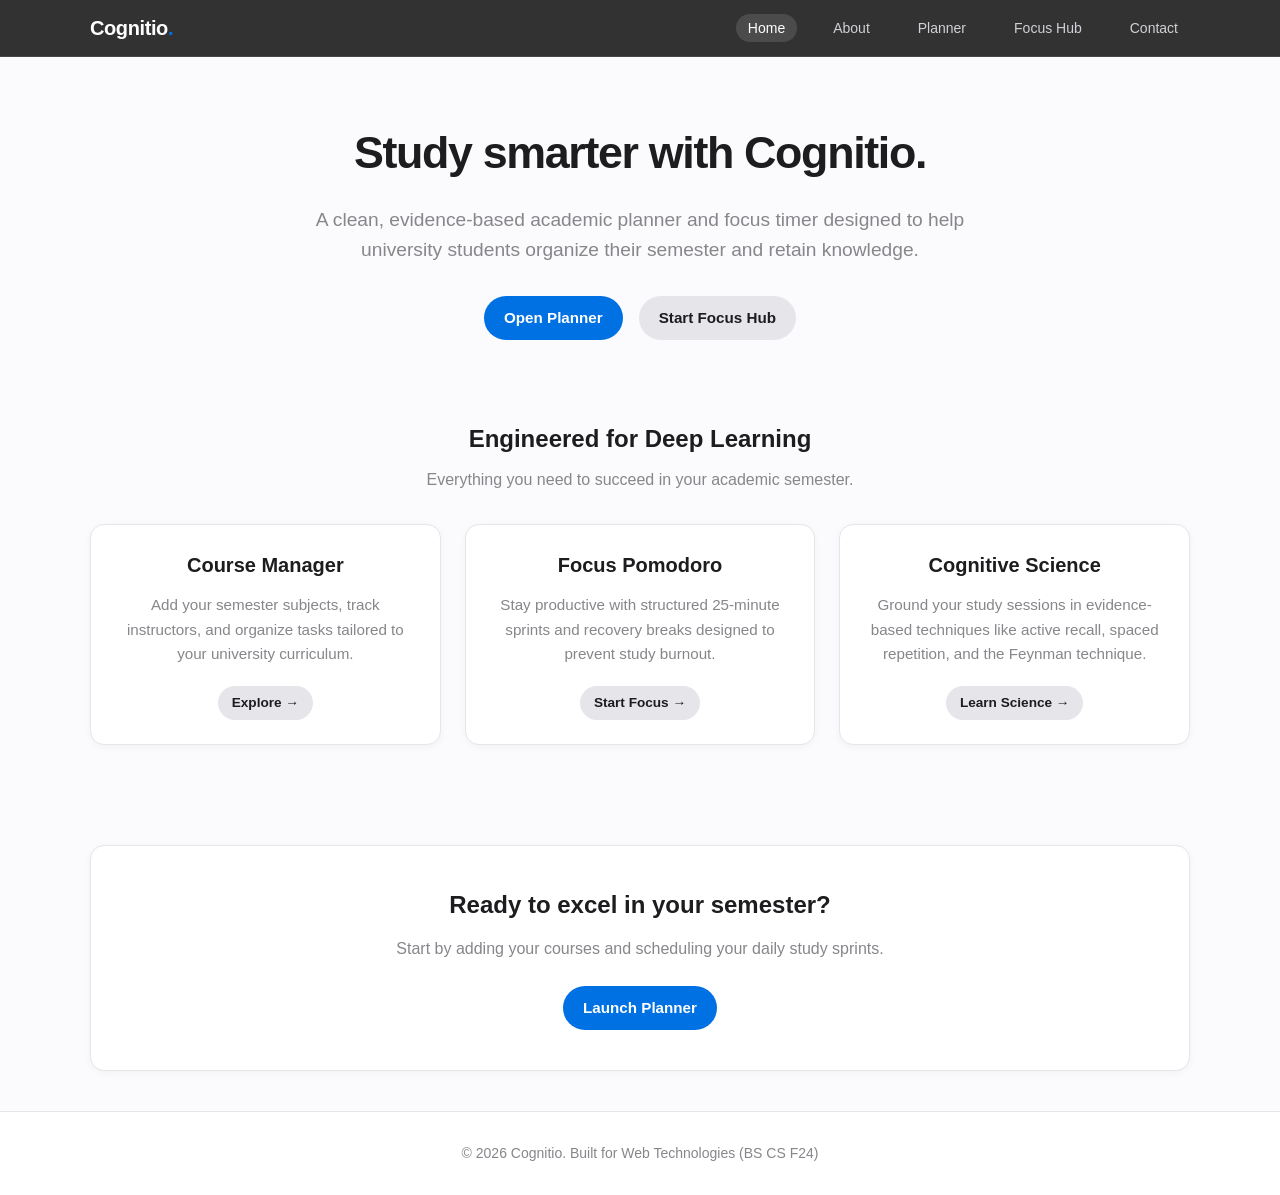
<file: index.html>
<!DOCTYPE html>
<html lang="en">
<head>
  <meta charset="UTF-8">
  <meta name="viewport" content="width=device-width, initial-scale=1.0">
  <title>Cognitio - Student Academic Planner & Focus Hub</title>
  <link rel="stylesheet" href="css/style.css">
  <link rel="stylesheet" href="css/responsive.css">
</head>
<body>

  <!-- Site Header & Navigation Bar -->
  <header class="site-header">
    <nav class="navbar">
      <a href="index.html" class="nav-brand">Cognitio<span>.</span></a>

      <ul class="nav-links">
        <li><a href="index.html" class="nav-link active">Home</a></li>
        <li><a href="about.html" class="nav-link">About</a></li>
        <li><a href="planner.html" class="nav-link">Planner</a></li>
        <li><a href="timer.html" class="nav-link">Focus Hub</a></li>
        <li><a href="contact.html" class="nav-link">Contact</a></li>
      </ul>

      <!-- Mobile Hamburger Button -->
      <button id="hamburgerBtn" class="hamburger" aria-label="Toggle Menu">&#9776;</button>
    </nav>

    <!-- Mobile Navigation Drawer -->
    <ul id="mobileNav" class="mobile-nav">
      <li><a href="index.html" class="mobile-nav-link active">Home</a></li>
      <li><a href="about.html" class="mobile-nav-link">About</a></li>
      <li><a href="planner.html" class="mobile-nav-link">Planner</a></li>
      <li><a href="timer.html" class="mobile-nav-link">Focus Hub</a></li>
      <li><a href="contact.html" class="mobile-nav-link">Contact</a></li>
    </ul>
  </header>

  <!-- Main Content -->
  <main>
    <!-- Hero Section -->
    <section class="hero container">
      <h1>Study smarter with Cognitio.</h1>
      <p>A clean, evidence-based academic planner and focus timer designed to help university students organize their semester and retain knowledge.</p>
      <div class="hero-actions">
        <a href="planner.html" class="btn btn-primary">Open Planner</a>
        <a href="timer.html" class="btn btn-secondary">Start Focus Hub</a>
      </div>
    </section>

    <!-- Core Features Section -->
    <section class="container">
      <div class="text-center" style="margin-bottom: 32px;">
        <h2>Engineered for Deep Learning</h2>
        <p style="color: var(--text-muted); margin-top: 8px;">Everything you need to succeed in your academic semester.</p>
      </div>

      <div class="grid-3">
        <!-- Feature 1 -->
        <div class="card text-center">
          <h3 class="card-title">Course Manager</h3>
          <p class="card-text">Add your semester subjects, track instructors, and organize tasks tailored to your university curriculum.</p>
          <div style="margin-top: 20px;">
            <a href="planner.html" class="btn btn-secondary btn-sm">Explore &rarr;</a>
          </div>
        </div>

        <!-- Feature 2 -->
        <div class="card text-center">
          <h3 class="card-title">Focus Pomodoro</h3>
          <p class="card-text">Stay productive with structured 25-minute sprints and recovery breaks designed to prevent study burnout.</p>
          <div style="margin-top: 20px;">
            <a href="timer.html" class="btn btn-secondary btn-sm">Start Focus &rarr;</a>
          </div>
        </div>

        <!-- Feature 3 -->
        <div class="card text-center">
          <h3 class="card-title">Cognitive Science</h3>
          <p class="card-text">Ground your study sessions in evidence-based techniques like active recall, spaced repetition, and the Feynman technique.</p>
          <div style="margin-top: 20px;">
            <a href="about.html" class="btn btn-secondary btn-sm">Learn Science &rarr;</a>
          </div>
        </div>
      </div>
    </section>

    <!-- Call to Action Banner -->
    <section class="container text-center" style="margin-top: 20px;">
      <div class="card" style="padding: 40px 20px;">
        <h2>Ready to excel in your semester?</h2>
        <p style="color: var(--text-muted); margin: 12px 0 24px;">Start by adding your courses and scheduling your daily study sprints.</p>
        <a href="planner.html" class="btn btn-primary">Launch Planner</a>
      </div>
    </section>
  </main>

  <!-- Site Footer -->
  <footer class="site-footer">
    <p>&copy; 2026 Cognitio. Built for Web Technologies (BS CS F24)</p>
  </footer>

  <script src="js/main.js"></script>
</body>
</html>
</file>
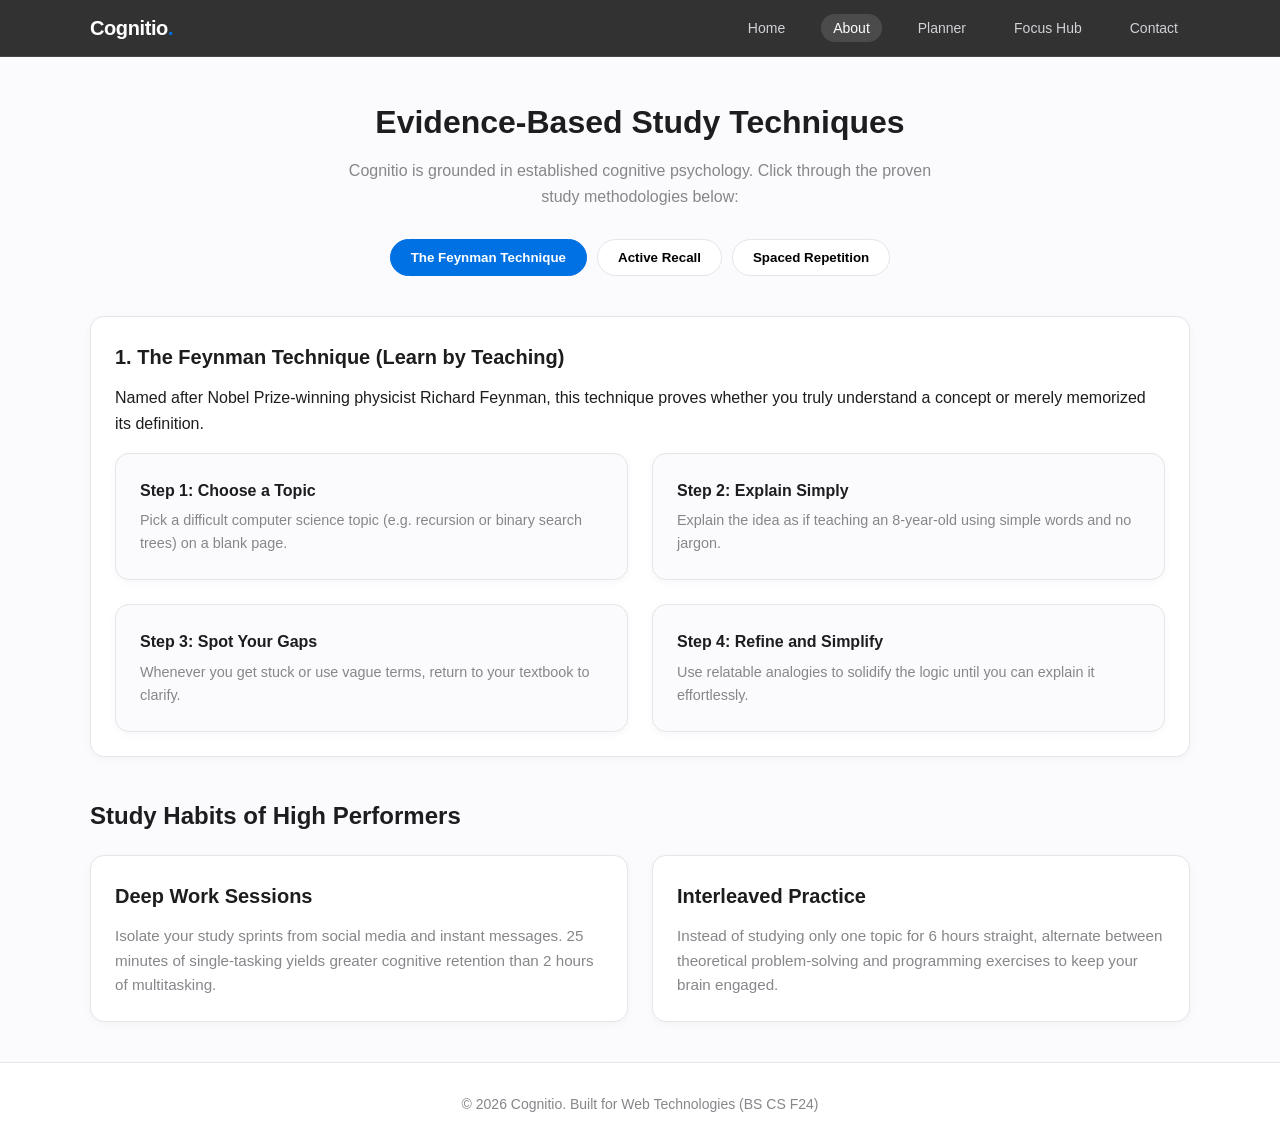
<file: about.html>
<!DOCTYPE html>
<html lang="en">
<head>
  <meta charset="UTF-8">
  <meta name="viewport" content="width=device-width, initial-scale=1.0">
  <title>About - Science of Learning - Cognitio</title>
  <link rel="stylesheet" href="css/style.css">
  <link rel="stylesheet" href="css/responsive.css">
</head>
<body>

  <!-- Site Header & Navigation Bar -->
  <header class="site-header">
    <nav class="navbar">
      <a href="index.html" class="nav-brand">Cognitio<span>.</span></a>

      <ul class="nav-links">
        <li><a href="index.html" class="nav-link">Home</a></li>
        <li><a href="about.html" class="nav-link active">About</a></li>
        <li><a href="planner.html" class="nav-link">Planner</a></li>
        <li><a href="timer.html" class="nav-link">Focus Hub</a></li>
        <li><a href="contact.html" class="nav-link">Contact</a></li>
      </ul>

      <!-- Mobile Hamburger Button -->
      <button id="hamburgerBtn" class="hamburger" aria-label="Toggle Menu">&#9776;</button>
    </nav>

    <!-- Mobile Navigation Drawer -->
    <ul id="mobileNav" class="mobile-nav">
      <li><a href="index.html" class="mobile-nav-link">Home</a></li>
      <li><a href="about.html" class="mobile-nav-link active">About</a></li>
      <li><a href="planner.html" class="mobile-nav-link">Planner</a></li>
      <li><a href="timer.html" class="mobile-nav-link">Focus Hub</a></li>
      <li><a href="contact.html" class="mobile-nav-link">Contact</a></li>
    </ul>
  </header>

  <!-- Main Content -->
  <main class="container">
    <div class="text-center" style="margin-bottom: 40px;">
      <h1>Evidence-Based Study Techniques</h1>
      <p style="color: var(--text-muted); max-width: 600px; margin: 10px auto 0;">
        Cognitio is grounded in established cognitive psychology. Click through the proven study methodologies below:
      </p>

      <!-- Interactive Tab Buttons -->
      <div class="tab-buttons">
        <button type="button" class="tab-btn active" data-tab="tab-feynman">The Feynman Technique</button>
        <button type="button" class="tab-btn" data-tab="tab-recall">Active Recall</button>
        <button type="button" class="tab-btn" data-tab="tab-spaced">Spaced Repetition</button>
      </div>
    </div>

    <!-- Tab 1: Feynman Technique -->
    <div id="tab-feynman" class="tab-panel active">
      <div class="card">
        <h2 class="card-title">1. The Feynman Technique (Learn by Teaching)</h2>
        <p style="margin-bottom: 16px;">Named after Nobel Prize-winning physicist Richard Feynman, this technique proves whether you truly understand a concept or merely memorized its definition.</p>
        <div class="grid-2">
          <div class="card" style="background: #fbfbfd;">
            <h4>Step 1: Choose a Topic</h4>
            <p style="font-size: 0.9rem; color: var(--text-muted); margin-top: 6px;">Pick a difficult computer science topic (e.g. recursion or binary search trees) on a blank page.</p>
          </div>
          <div class="card" style="background: #fbfbfd;">
            <h4>Step 2: Explain Simply</h4>
            <p style="font-size: 0.9rem; color: var(--text-muted); margin-top: 6px;">Explain the idea as if teaching an 8-year-old using simple words and no jargon.</p>
          </div>
          <div class="card" style="background: #fbfbfd;">
            <h4>Step 3: Spot Your Gaps</h4>
            <p style="font-size: 0.9rem; color: var(--text-muted); margin-top: 6px;">Whenever you get stuck or use vague terms, return to your textbook to clarify.</p>
          </div>
          <div class="card" style="background: #fbfbfd;">
            <h4>Step 4: Refine and Simplify</h4>
            <p style="font-size: 0.9rem; color: var(--text-muted); margin-top: 6px;">Use relatable analogies to solidify the logic until you can explain it effortlessly.</p>
          </div>
        </div>
      </div>
    </div>

    <!-- Tab 2: Active Recall -->
    <div id="tab-recall" class="tab-panel">
      <div class="card">
        <h2 class="card-title">2. Active Recall (Retrieval Practice)</h2>
        <p style="margin-bottom: 16px;">Passive reading produces an illusion of competence. Testing yourself before looking at the answers forces neural pathways to strengthen permanently.</p>
        <div class="grid-2">
          <div class="card" style="background: #fbfbfd;">
            <h4>Passive Reviewing (Low Efficiency)</h4>
            <p style="font-size: 0.9rem; color: var(--text-muted); margin-top: 6px;">Re-reading highlighted slides multiple times feels easy but leads to rapid forgetting during exams.</p>
          </div>
          <div class="card" style="background: #fbfbfd;">
            <h4>Active Retrieval (High Efficiency)</h4>
            <p style="font-size: 0.9rem; color: var(--text-muted); margin-top: 6px;">Close your notes and write out the algorithm from memory. Struggle strengthens memory retention by over 300%.</p>
          </div>
        </div>
      </div>
    </div>

    <!-- Tab 3: Spaced Repetition -->
    <div id="tab-spaced" class="tab-panel">
      <div class="card">
        <h2 class="card-title">3. Spaced Repetition (The Forgetting Curve)</h2>
        <p style="margin-bottom: 16px;">Hermann Ebbinghaus discovered that memories fade exponentially unless reviewed at calculated expanding intervals.</p>
        <div class="grid-3">
          <div class="card text-center" style="background: #fbfbfd;">
            <h4>Day 1</h4>
            <p style="font-size: 0.85rem; color: var(--text-muted); margin-top: 6px;">Initial lecture study and summary creation.</p>
          </div>
          <div class="card text-center" style="background: #fbfbfd;">
            <h4>Day 3</h4>
            <p style="font-size: 0.85rem; color: var(--text-muted); margin-top: 6px;">Quick 10-minute active recall session.</p>
          </div>
          <div class="card text-center" style="background: #fbfbfd;">
            <h4>Day 7 & 21</h4>
            <p style="font-size: 0.85rem; color: var(--text-muted); margin-top: 6px;">Permanent retention review before midterms.</p>
          </div>
        </div>
      </div>
    </div>

    <!-- Additional Academic Advice -->
    <section style="margin-top: 40px;">
      <h2 style="margin-bottom: 20px;">Study Habits of High Performers</h2>
      <div class="grid-2">
        <div class="card">
          <h3 class="card-title">Deep Work Sessions</h3>
          <p class="card-text">Isolate your study sprints from social media and instant messages. 25 minutes of single-tasking yields greater cognitive retention than 2 hours of multitasking.</p>
        </div>
        <div class="card">
          <h3 class="card-title">Interleaved Practice</h3>
          <p class="card-text">Instead of studying only one topic for 6 hours straight, alternate between theoretical problem-solving and programming exercises to keep your brain engaged.</p>
        </div>
      </div>
    </section>
  </main>

  <!-- Site Footer -->
  <footer class="site-footer">
    <p>&copy; 2026 Cognitio. Built for Web Technologies (BS CS F24)</p>
  </footer>

  <script src="js/main.js"></script>
</body>
</html>
</file>
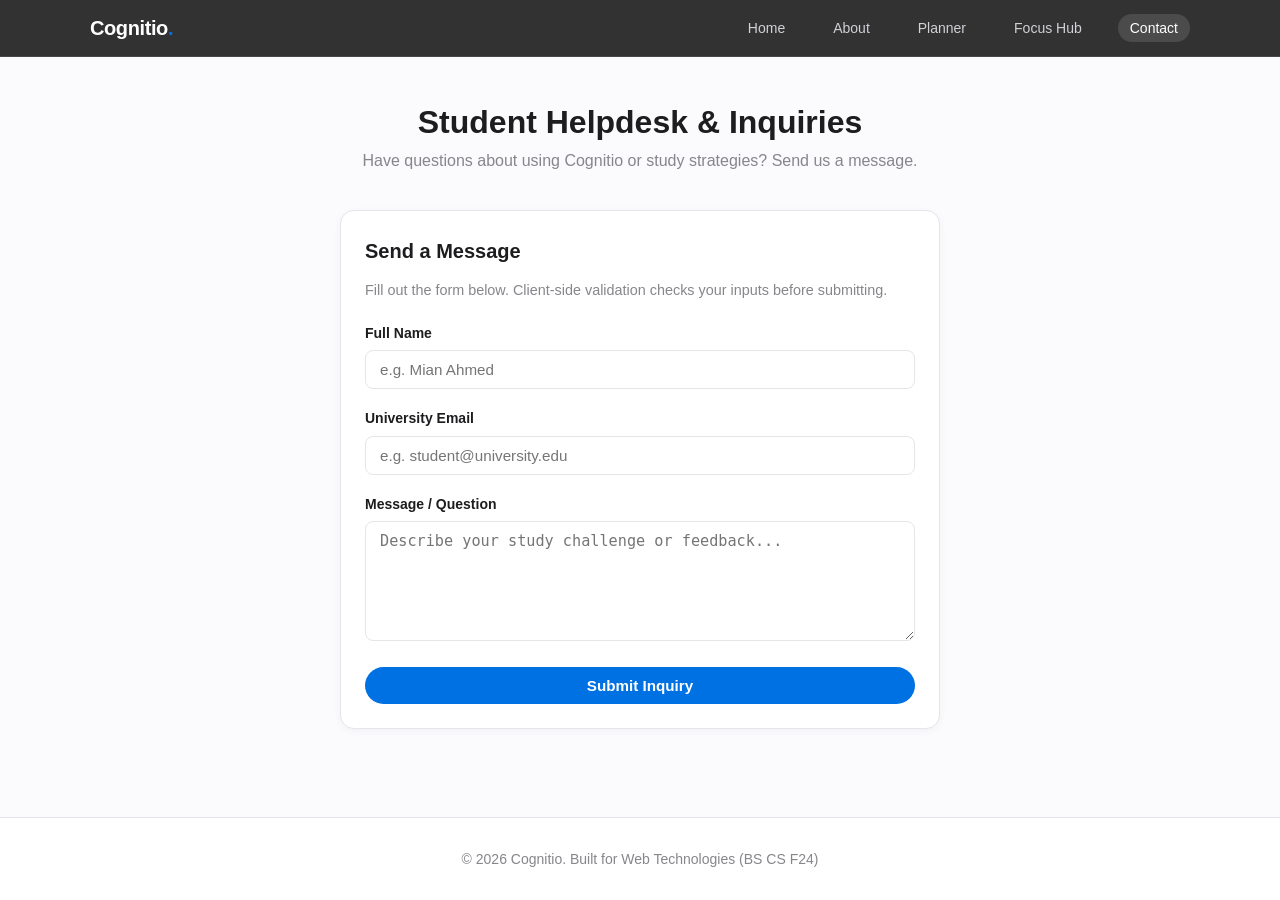
<file: contact.html>
<!DOCTYPE html>
<html lang="en">
<head>
  <meta charset="UTF-8">
  <meta name="viewport" content="width=device-width, initial-scale=1.0">
  <title>Contact & Helpdesk - Cognitio</title>
  <link rel="stylesheet" href="css/style.css">
  <link rel="stylesheet" href="css/responsive.css">
</head>
<body>

  <!-- Site Header & Navigation Bar -->
  <header class="site-header">
    <nav class="navbar">
      <a href="index.html" class="nav-brand">Cognitio<span>.</span></a>

      <ul class="nav-links">
        <li><a href="index.html" class="nav-link">Home</a></li>
        <li><a href="about.html" class="nav-link">About</a></li>
        <li><a href="planner.html" class="nav-link">Planner</a></li>
        <li><a href="timer.html" class="nav-link">Focus Hub</a></li>
        <li><a href="contact.html" class="nav-link active">Contact</a></li>
      </ul>

      <!-- Mobile Hamburger Button -->
      <button id="hamburgerBtn" class="hamburger" aria-label="Toggle Menu">&#9776;</button>
    </nav>

    <!-- Mobile Navigation Drawer -->
    <ul id="mobileNav" class="mobile-nav">
      <li><a href="index.html" class="mobile-nav-link">Home</a></li>
      <li><a href="about.html" class="mobile-nav-link">About</a></li>
      <li><a href="planner.html" class="mobile-nav-link">Planner</a></li>
      <li><a href="timer.html" class="mobile-nav-link">Focus Hub</a></li>
      <li><a href="contact.html" class="mobile-nav-link active">Contact</a></li>
    </ul>
  </header>

  <!-- Main Content -->
  <main class="container">
    <div class="text-center" style="margin-bottom: 36px;">
      <h1>Student Helpdesk & Inquiries</h1>
      <p style="color: var(--text-muted);">Have questions about using Cognitio or study strategies? Send us a message.</p>
    </div>

    <div class="card" style="max-width: 600px; margin: 0 auto;">
      <h2 class="card-title">Send a Message</h2>
      <p style="color: var(--text-muted); margin-bottom: 20px; font-size: 0.9rem;">
        Fill out the form below. Client-side validation checks your inputs before submitting.
      </p>

      <!-- Success Message Alert -->
      <div id="contactSuccessMsg" class="alert-success">
        Thank you! Your inquiry has been validated and sent successfully.
      </div>

      <form id="contactForm" novalidate>
        <div class="form-group">
          <label for="userName" class="form-label">Full Name</label>
          <input type="text" id="userName" class="form-input" placeholder="e.g. Mian Ahmed">
          <p id="nameError" class="form-error">Please enter your full name.</p>
        </div>

        <div class="form-group">
          <label for="userEmail" class="form-label">University Email</label>
          <input type="email" id="userEmail" class="form-input" placeholder="e.g. student@university.edu">
          <p id="emailError" class="form-error">Please enter a valid email address.</p>
        </div>

        <div class="form-group">
          <label for="userMessage" class="form-label">Message / Question</label>
          <textarea id="userMessage" class="form-textarea" placeholder="Describe your study challenge or feedback..."></textarea>
          <p id="messageError" class="form-error">Message field cannot be left blank.</p>
        </div>

        <button type="submit" class="btn btn-primary" style="width: 100%;">Submit Inquiry</button>
      </form>
    </div>
  </main>

  <!-- Site Footer -->
  <footer class="site-footer">
    <p>&copy; 2026 Cognitio. Built for Web Technologies (BS CS F24)</p>
  </footer>

  <script src="js/main.js"></script>
  <script src="js/validation.js"></script>
</body>
</html>
</file>
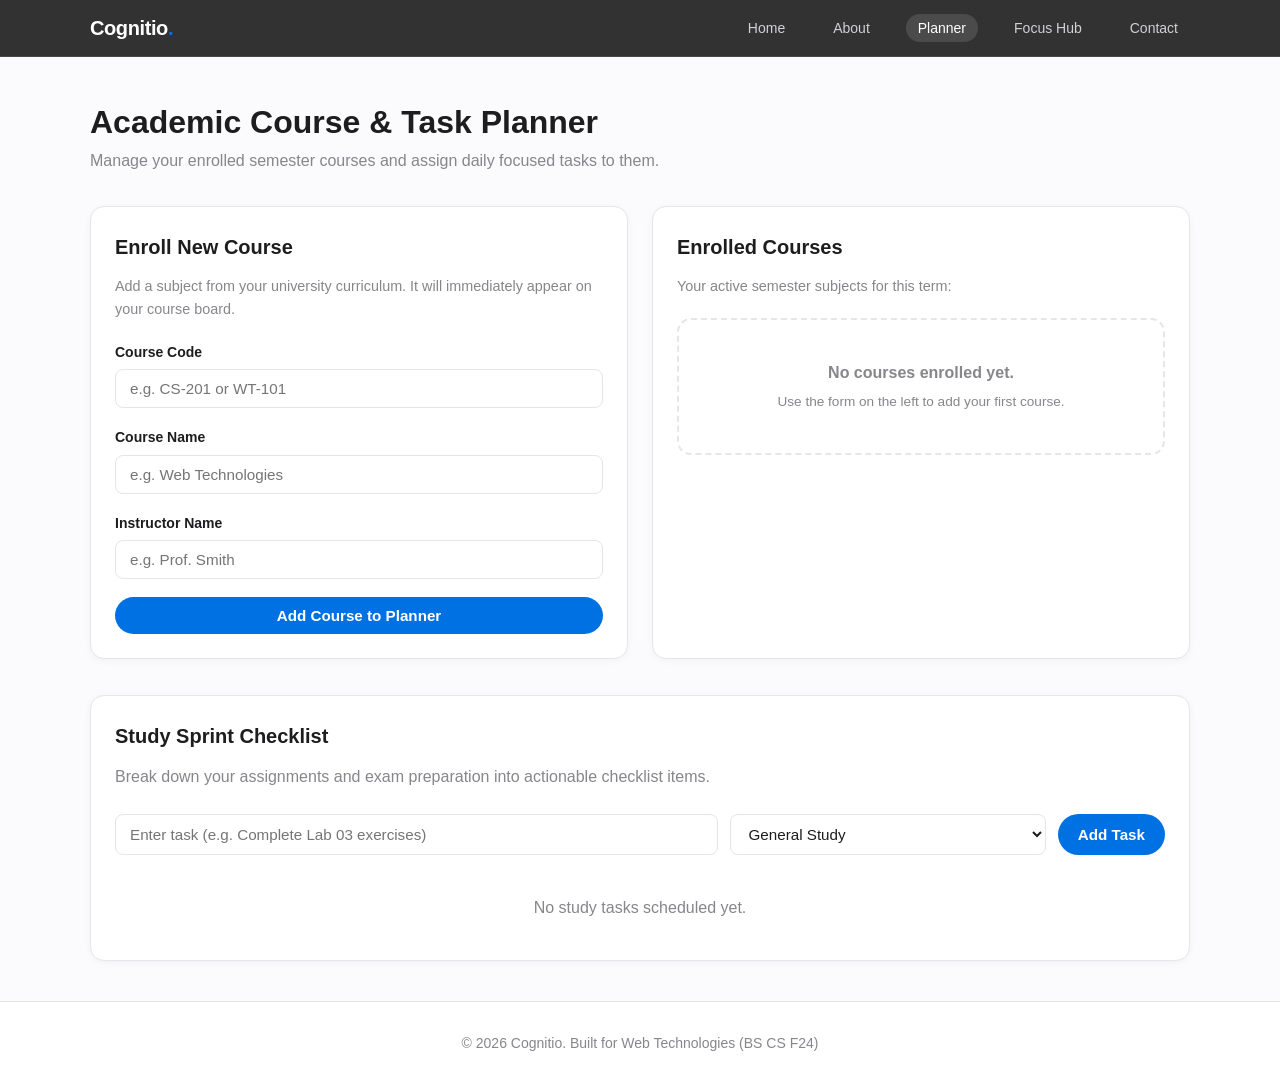
<file: planner.html>
<!DOCTYPE html>
<html lang="en">
<head>
  <meta charset="UTF-8">
  <meta name="viewport" content="width=device-width, initial-scale=1.0">
  <title>Academic Planner - Cognitio</title>
  <link rel="stylesheet" href="css/style.css">
  <link rel="stylesheet" href="css/responsive.css">
</head>
<body>

  <!-- Site Header & Navigation Bar -->
  <header class="site-header">
    <nav class="navbar">
      <a href="index.html" class="nav-brand">Cognitio<span>.</span></a>

      <ul class="nav-links">
        <li><a href="index.html" class="nav-link">Home</a></li>
        <li><a href="about.html" class="nav-link">About</a></li>
        <li><a href="planner.html" class="nav-link active">Planner</a></li>
        <li><a href="timer.html" class="nav-link">Focus Hub</a></li>
        <li><a href="contact.html" class="nav-link">Contact</a></li>
      </ul>

      <!-- Mobile Hamburger Button -->
      <button id="hamburgerBtn" class="hamburger" aria-label="Toggle Menu">&#9776;</button>
    </nav>

    <!-- Mobile Navigation Drawer -->
    <ul id="mobileNav" class="mobile-nav">
      <li><a href="index.html" class="mobile-nav-link">Home</a></li>
      <li><a href="about.html" class="mobile-nav-link">About</a></li>
      <li><a href="planner.html" class="mobile-nav-link active">Planner</a></li>
      <li><a href="timer.html" class="mobile-nav-link">Focus Hub</a></li>
      <li><a href="contact.html" class="mobile-nav-link">Contact</a></li>
    </ul>
  </header>

  <!-- Main Content -->
  <main class="container">
    <div style="margin-bottom: 32px;">
      <h1>Academic Course & Task Planner</h1>
      <p style="color: var(--text-muted);">Manage your enrolled semester courses and assign daily focused tasks to them.</p>
    </div>

    <!-- Section 1: Course Management -->
    <div class="grid-2">
      <!-- Add Course Form -->
      <div class="card">
        <h2 class="card-title">Enroll New Course</h2>
        <p style="color: var(--text-muted); margin-bottom: 20px; font-size: 0.9rem;">
          Add a subject from your university curriculum. It will immediately appear on your course board.
        </p>

        <form id="courseForm">
          <div class="form-group">
            <label for="courseCode" class="form-label">Course Code</label>
            <input type="text" id="courseCode" class="form-input" placeholder="e.g. CS-201 or WT-101" required>
          </div>

          <div class="form-group">
            <label for="courseName" class="form-label">Course Name</label>
            <input type="text" id="courseName" class="form-input" placeholder="e.g. Web Technologies" required>
          </div>

          <div class="form-group">
            <label for="courseInstructor" class="form-label">Instructor Name</label>
            <input type="text" id="courseInstructor" class="form-input" placeholder="e.g. Prof. Smith">
          </div>

          <button type="submit" class="btn btn-primary" style="width: 100%;">Add Course to Planner</button>
        </form>
      </div>

      <!-- Course Cards Container (Starts 100% Empty) -->
      <div class="card">
        <h2 class="card-title">Enrolled Courses</h2>
        <p style="color: var(--text-muted); margin-bottom: 20px; font-size: 0.9rem;">
          Your active semester subjects for this term:
        </p>

        <!-- Empty state placeholder -->
        <div id="emptyCoursesMsg" class="empty-message">
          <p><strong>No courses enrolled yet.</strong></p>
          <p style="font-size: 0.85rem; margin-top: 6px;">Use the form on the left to add your first course.</p>
        </div>

        <!-- Dynamic Course Cards will be inserted here -->
        <div id="courseList"></div>
      </div>
    </div>

    <!-- Section 2: Study Sprint Tasks -->
    <div class="card" style="margin-top: 36px;">
      <h2 class="card-title">Study Sprint Checklist</h2>
      <p style="color: var(--text-muted); margin-bottom: 24px;">Break down your assignments and exam preparation into actionable checklist items.</p>

      <!-- Add Task Form -->
      <form id="taskForm" style="display: flex; gap: 12px; flex-wrap: wrap; margin-bottom: 24px;">
        <input type="text" id="taskTitle" class="form-input" placeholder="Enter task (e.g. Complete Lab 03 exercises)" style="flex: 2; min-width: 240px;" required>

        <select id="taskCourseSelect" class="form-select" style="flex: 1; min-width: 160px;">
          <option value="General">General Study</option>
          <!-- Dynamic course options will be added here as courses are enrolled -->
        </select>

        <button type="submit" class="btn btn-primary" style="flex-shrink: 0;">Add Task</button>
      </form>

      <!-- Task Items List -->
      <ul id="taskList" class="task-list"></ul>
    </div>
  </main>

  <!-- Site Footer -->
  <footer class="site-footer">
    <p>&copy; 2026 Cognitio. Built for Web Technologies (BS CS F24)</p>
  </footer>

  <script src="js/main.js"></script>
  <script src="js/planner.js"></script>
</body>
</html>
</file>
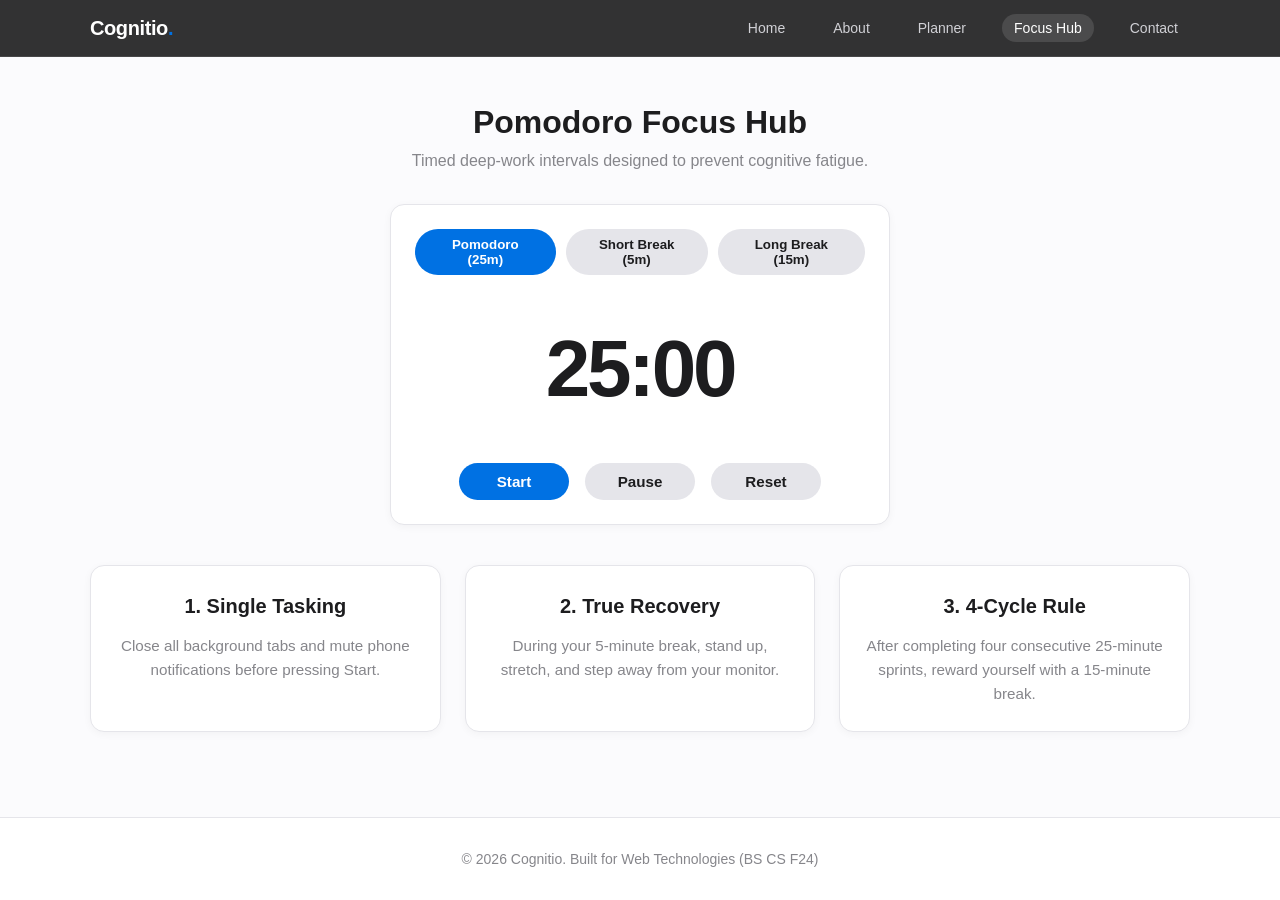
<file: timer.html>
<!DOCTYPE html>
<html lang="en">
<head>
  <meta charset="UTF-8">
  <meta name="viewport" content="width=device-width, initial-scale=1.0">
  <title>Focus Hub - Pomodoro Timer - Cognitio</title>
  <link rel="stylesheet" href="css/style.css">
  <link rel="stylesheet" href="css/responsive.css">
</head>
<body>

  <!-- Site Header & Navigation Bar -->
  <header class="site-header">
    <nav class="navbar">
      <a href="index.html" class="nav-brand">Cognitio<span>.</span></a>

      <ul class="nav-links">
        <li><a href="index.html" class="nav-link">Home</a></li>
        <li><a href="about.html" class="nav-link">About</a></li>
        <li><a href="planner.html" class="nav-link">Planner</a></li>
        <li><a href="timer.html" class="nav-link active">Focus Hub</a></li>
        <li><a href="contact.html" class="nav-link">Contact</a></li>
      </ul>

      <!-- Mobile Hamburger Button -->
      <button id="hamburgerBtn" class="hamburger" aria-label="Toggle Menu">&#9776;</button>
    </nav>

    <!-- Mobile Navigation Drawer -->
    <ul id="mobileNav" class="mobile-nav">
      <li><a href="index.html" class="mobile-nav-link">Home</a></li>
      <li><a href="about.html" class="mobile-nav-link">About</a></li>
      <li><a href="planner.html" class="mobile-nav-link">Planner</a></li>
      <li><a href="timer.html" class="mobile-nav-link active">Focus Hub</a></li>
      <li><a href="contact.html" class="mobile-nav-link">Contact</a></li>
    </ul>
  </header>

  <!-- Main Content -->
  <main class="container">
    <div class="text-center" style="margin-bottom: 30px;">
      <h1>Pomodoro Focus Hub</h1>
      <p style="color: var(--text-muted);">Timed deep-work intervals designed to prevent cognitive fatigue.</p>
    </div>

    <!-- Timer Card Box -->
    <div class="card timer-box">
      <!-- Mode Selection Buttons -->
      <div class="timer-modes">
        <button type="button" class="timer-mode-btn active" data-minutes="25">Pomodoro (25m)</button>
        <button type="button" class="timer-mode-btn" data-minutes="5">Short Break (5m)</button>
        <button type="button" class="timer-mode-btn" data-minutes="15">Long Break (15m)</button>
      </div>

      <!-- Main Digital Countdown Clock -->
      <div id="timerDisplay" class="timer-clock">25:00</div>

      <!-- Action Buttons -->
      <div class="timer-controls">
        <button type="button" id="startBtn" class="btn btn-primary" style="min-width: 110px;">Start</button>
        <button type="button" id="pauseBtn" class="btn btn-secondary" style="min-width: 110px;">Pause</button>
        <button type="button" id="resetBtn" class="btn btn-secondary" style="min-width: 110px;">Reset</button>
      </div>
    </div>

    <!-- Focus Strategy Guide -->
    <div class="grid-3" style="margin-top: 40px;">
      <div class="card text-center">
        <h3 class="card-title">1. Single Tasking</h3>
        <p class="card-text">Close all background tabs and mute phone notifications before pressing Start.</p>
      </div>
      <div class="card text-center">
        <h3 class="card-title">2. True Recovery</h3>
        <p class="card-text">During your 5-minute break, stand up, stretch, and step away from your monitor.</p>
      </div>
      <div class="card text-center">
        <h3 class="card-title">3. 4-Cycle Rule</h3>
        <p class="card-text">After completing four consecutive 25-minute sprints, reward yourself with a 15-minute break.</p>
      </div>
    </div>
  </main>

  <!-- Site Footer -->
  <footer class="site-footer">
    <p>&copy; 2026 Cognitio. Built for Web Technologies (BS CS F24)</p>
  </footer>

  <script src="js/main.js"></script>
  <script src="js/timer.js"></script>
</body>
</html>
</file>
<file: css/style.css>
/* ==========================================================================
   Cognitio - Master Stylesheet
   Course: Web Technologies (BS CS F24) - Assignment 01
   Theme: Apple Clean Aesthetic (White Body, Dark Navigation Bar)
   ========================================================================== */

/* 1. CSS Variables / Design Tokens */
:root {
  --primary-color: #0071e3;       /* Apple Blue */
  --primary-hover: #0077ed;
  --danger-color: #ff3b30;        /* Apple Red */
  --bg-page: #fbfbfd;             /* Clean Apple Light Background */
  --bg-card: #ffffff;             /* Pure White Card Surface */
  --text-main: #1d1d1f;           /* Deep Charcoal Text */
  --text-muted: #86868b;          /* Secondary Gray Text */
  --border-color: #e5e5ea;        /* Subtle Border */
  --shadow-sm: 0 2px 8px rgba(0, 0, 0, 0.04);
  --shadow-md: 0 4px 16px rgba(0, 0, 0, 0.08);
  --radius-sm: 8px;
  --radius-md: 14px;
  --radius-pill: 9999px;
  --transition: all 0.2s ease;
}

/* 2. Global Reset & Base Typography */
* {
  margin: 0;
  padding: 0;
  box-sizing: border-box;
}

body {
  font-family: -apple-system, BlinkMacSystemFont, "Segoe UI", Roboto, Helvetica, Arial, sans-serif;
  background-color: var(--bg-page);
  color: var(--text-main);
  line-height: 1.6;
  min-height: 100vh;
  display: flex;
  flex-direction: column;
}

main {
  flex: 1;
}

a {
  color: var(--primary-color);
  text-decoration: none;
  transition: var(--transition);
}

a:hover {
  text-decoration: underline;
}

/* 3. Layout Containers & Grid */
.container {
  width: 90%;
  max-width: 1100px;
  margin: 0 auto;
  padding: 40px 0;
}

.text-center {
  text-align: center;
}

.grid-2 {
  display: grid;
  grid-template-columns: 1fr 1fr;
  gap: 24px;
}

.grid-3 {
  display: grid;
  grid-template-columns: repeat(3, 1fr);
  gap: 24px;
}

/* 4. Top Navigation Bar (Dark Frosted Glass) */
.site-header {
  position: sticky;
  top: 0;
  z-index: 1000;
  background: rgba(22, 22, 23, 0.88);
  backdrop-filter: blur(16px);
  -webkit-backdrop-filter: blur(16px);
  border-bottom: 1px solid rgba(255, 255, 255, 0.1);
}

.navbar {
  display: flex;
  align-items: center;
  justify-content: space-between;
  width: 90%;
  max-width: 1100px;
  margin: 0 auto;
  height: 56px;
}

.nav-brand {
  font-size: 1.25rem;
  font-weight: 700;
  color: #ffffff;
  letter-spacing: -0.02em;
}

.nav-brand span {
  color: var(--primary-color);
}

.nav-links {
  display: flex;
  gap: 24px;
  list-style: none;
}

.nav-link {
  color: #d1d1d6;
  font-size: 0.875rem;
  font-weight: 500;
  padding: 6px 12px;
  border-radius: var(--radius-pill);
  transition: var(--transition);
}

.nav-link:hover,
.nav-link.active {
  color: #ffffff;
  background: rgba(255, 255, 255, 0.12);
  text-decoration: none;
}

/* Mobile Hamburger Trigger */
.hamburger {
  display: none;
  background: none;
  border: none;
  color: #ffffff;
  font-size: 1.5rem;
  cursor: pointer;
}

.mobile-nav {
  display: none;
  background: #161617;
  padding: 16px;
  list-style: none;
}

.mobile-nav.open {
  display: flex;
  flex-direction: column;
  gap: 12px;
}

.mobile-nav-link {
  color: #d1d1d6;
  font-size: 1rem;
  padding: 8px 12px;
  display: block;
}

.mobile-nav-link.active {
  color: #ffffff;
  font-weight: 600;
}

/* 5. Buttons */
.btn {
  display: inline-block;
  padding: 10px 20px;
  font-size: 0.95rem;
  font-weight: 600;
  border-radius: var(--radius-pill);
  border: none;
  cursor: pointer;
  transition: var(--transition);
  text-align: center;
}

.btn-primary {
  background-color: var(--primary-color);
  color: #ffffff;
}

.btn-primary:hover {
  background-color: var(--primary-hover);
  text-decoration: none;
}

.btn-secondary {
  background-color: #e5e5ea;
  color: var(--text-main);
}

.btn-secondary:hover {
  background-color: #d1d1d6;
  text-decoration: none;
}

.btn-danger {
  background-color: var(--danger-color);
  color: #ffffff;
  padding: 6px 14px;
  font-size: 0.85rem;
}

.btn-danger:hover {
  opacity: 0.9;
  text-decoration: none;
}

.btn-sm {
  padding: 6px 14px;
  font-size: 0.85rem;
}

/* 6. Cards & Containers */
.card {
  background: var(--bg-card);
  border: 1px solid var(--border-color);
  border-radius: var(--radius-md);
  padding: 24px;
  box-shadow: var(--shadow-sm);
  transition: var(--transition);
}

.card:hover {
  box-shadow: var(--shadow-md);
}

.card-title {
  font-size: 1.25rem;
  font-weight: 700;
  margin-bottom: 12px;
}

.card-text {
  color: var(--text-muted);
  font-size: 0.95rem;
}

/* 7. Hero Section (Home Page) */
.hero {
  padding: 60px 0 40px;
  text-align: center;
}

.hero h1 {
  font-size: 2.8rem;
  font-weight: 800;
  letter-spacing: -0.03em;
  margin-bottom: 16px;
}

.hero p {
  font-size: 1.2rem;
  color: var(--text-muted);
  max-width: 650px;
  margin: 0 auto 30px;
}

.hero-actions {
  display: flex;
  justify-content: center;
  gap: 16px;
}

/* 8. Forms & Inputs */
.form-group {
  margin-bottom: 18px;
}

.form-label {
  display: block;
  font-size: 0.875rem;
  font-weight: 600;
  margin-bottom: 6px;
  color: var(--text-main);
}

.form-input,
.form-select,
.form-textarea {
  width: 100%;
  padding: 10px 14px;
  font-size: 0.95rem;
  border: 1px solid var(--border-color);
  border-radius: var(--radius-sm);
  background: #ffffff;
  color: var(--text-main);
  outline: none;
  transition: var(--transition);
}

.form-input:focus,
.form-select:focus,
.form-textarea:focus {
  border-color: var(--primary-color);
  box-shadow: 0 0 0 3px rgba(0, 113, 227, 0.15);
}

.form-textarea {
  min-height: 120px;
  resize: vertical;
}

.form-error {
  color: var(--danger-color);
  font-size: 0.8rem;
  margin-top: 4px;
  display: none;
}

.form-error.show {
  display: block;
}

.alert-success {
  background: #eafaf1;
  color: #1e7e34;
  border: 1px solid #c3e6cb;
  padding: 14px;
  border-radius: var(--radius-sm);
  margin-bottom: 20px;
  display: none;
}

/* 9. Course & Task Planner */
.empty-message {
  text-align: center;
  color: var(--text-muted);
  padding: 40px 20px;
  border: 2px dashed var(--border-color);
  border-radius: var(--radius-md);
  margin-bottom: 20px;
}

.course-item {
  display: flex;
  align-items: center;
  justify-content: space-between;
  padding: 16px;
  border: 1px solid var(--border-color);
  border-radius: var(--radius-sm);
  background: #ffffff;
  margin-bottom: 12px;
}

.course-info h4 {
  font-size: 1.05rem;
  font-weight: 700;
}

.course-info p {
  font-size: 0.85rem;
  color: var(--text-muted);
}

/* Task Sprint Checklist */
.task-list {
  list-style: none;
}

.task-item {
  display: flex;
  align-items: center;
  justify-content: space-between;
  padding: 12px 16px;
  border-bottom: 1px solid var(--border-color);
}

.task-item:last-child {
  border-bottom: none;
}

.task-content {
  display: flex;
  align-items: center;
  gap: 12px;
}

.task-item.completed .task-text {
  text-decoration: line-through;
  color: var(--text-muted);
}

/* 10. Focus Hub (Timer) */
.timer-box {
  max-width: 500px;
  margin: 0 auto;
  text-align: center;
}

.timer-modes {
  display: flex;
  justify-content: center;
  gap: 10px;
  margin-bottom: 30px;
}

.timer-mode-btn {
  padding: 8px 18px;
  background: #e5e5ea;
  color: var(--text-main);
  border: none;
  border-radius: var(--radius-pill);
  font-weight: 600;
  cursor: pointer;
  transition: var(--transition);
}

.timer-mode-btn.active {
  background: var(--primary-color);
  color: #ffffff;
}

.timer-clock {
  font-size: 5rem;
  font-weight: 800;
  letter-spacing: -0.04em;
  color: var(--text-main);
  margin: 20px 0 30px;
  font-variant-numeric: tabular-nums;
}

.timer-controls {
  display: flex;
  justify-content: center;
  gap: 16px;
}

/* 11. Tabs (About Page) */
.tab-buttons {
  display: flex;
  justify-content: center;
  gap: 10px;
  margin: 30px 0;
  flex-wrap: wrap;
}

.tab-btn {
  padding: 10px 20px;
  border: 1px solid var(--border-color);
  background: #ffffff;
  border-radius: var(--radius-pill);
  font-weight: 600;
  cursor: pointer;
  transition: var(--transition);
}

.tab-btn.active {
  background: var(--primary-color);
  color: #ffffff;
  border-color: var(--primary-color);
}

.tab-panel {
  display: none;
}

.tab-panel.active {
  display: block;
}

/* 12. Footer */
.site-footer {
  border-top: 1px solid var(--border-color);
  background: #ffffff;
  padding: 30px 0;
  margin-top: auto;
  text-align: center;
  color: var(--text-muted);
  font-size: 0.875rem;
}
</file>
<file: css/responsive.css>
/* ==========================================================================
   Cognitio - Responsive Breakpoints
   Simple media queries for tablet and mobile viewports
   ========================================================================== */

/* Tablet & Mobile Screens (768px and down) */
@media (max-width: 768px) {
  /* Layout: Convert grids to single column */
  .grid-2,
  .grid-3 {
    grid-template-columns: 1fr;
    gap: 16px;
  }

  /* Navigation: Show mobile hamburger, hide desktop links */
  .nav-links {
    display: none;
  }

  .hamburger {
    display: block;
  }

  /* Hero Section scaling */
  .hero h1 {
    font-size: 2.2rem;
  }

  .hero p {
    font-size: 1.05rem;
  }

  .hero-actions {
    flex-direction: column;
    align-items: center;
  }

  .hero-actions .btn {
    width: 100%;
    max-width: 280px;
  }

  /* Timer clock scaling */
  .timer-clock {
    font-size: 3.8rem;
  }

  .timer-modes {
    flex-wrap: wrap;
  }
}

/* Small Phones (480px and down) */
@media (max-width: 480px) {
  .container {
    width: 92%;
    padding: 24px 0;
  }

  .card {
    padding: 18px;
  }

  .timer-clock {
    font-size: 3rem;
  }
}
</file>
